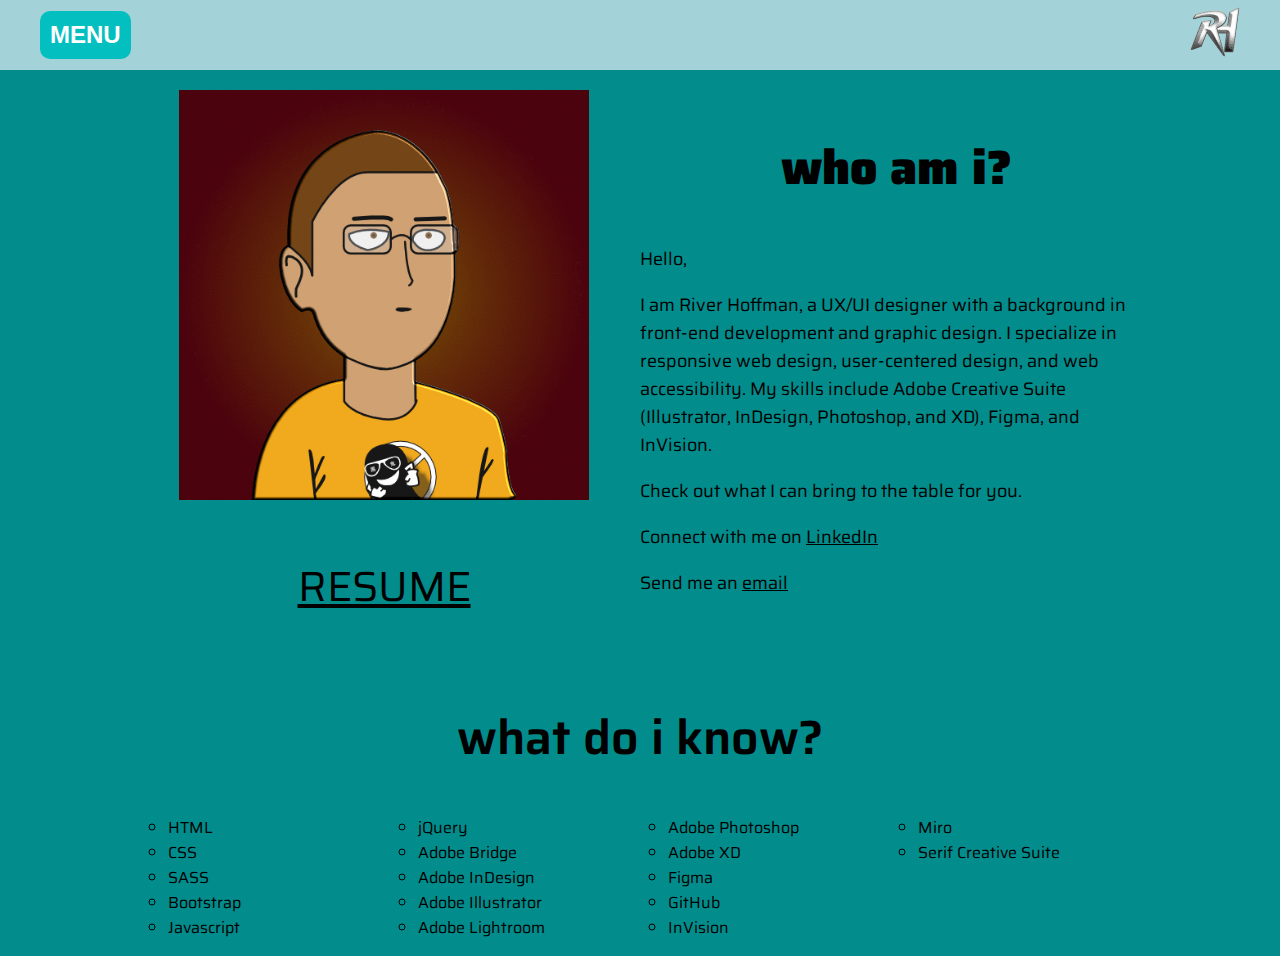
<file: about.html>
<!DOCTYPE html>
<html>

<head>
    <meta charset="UTF-8">
    <meta name="viewport" content="width = device-width, initial-scale = 1.0">
    <meta http-equiv="X-UA-Compatible" content="ie=edge">
    <link rel="stylesheet" href="css/style.css" type="text/css">
    <link rel="preconnect" href="https://fonts.gstatic.com">
    <link href="https://fonts.googleapis.com/css2?family=Saira&display=swap" rel="stylesheet">
    <link rel="icon" href="assets/images/logos/rhLogo.png">
    <title>Who am I?</title>
</head>

<body>
    <div class="container">
        <nav class="nav-bar">
            <div class="nav-left">
                <button class="menu-btn" onclick="openNav()">Menu</button>
            </div>
            <div class="nav-right">
                <a href="index.html"><img class="logo" src="assets/images/logos/rhLogo.png"></a>
            </div>
        </nav>
        <div id="mySidenav" class="sidenav">
            <a href="javascript:void(0)" class="closebtn" onclick="closeNav()">X</a>
            <a href="index.html">Home</a>
            <a href="about.html">About</a>
            <a href="work.html">Work</a>
            <div class="social-icons">
                <a href="https://www.behance.net/riverhoffman"><img src="assets/images/logos/behance.png"></a>
                <a href="https://github.com/river-hoffman"><img src="assets/images/logos/github.png"></a>
                <a href="mailto:hoffmanriv@gmail.com"><img src="assets/images/logos/gmail.png"></a>
                <a href="https://instagram.com/river.creator"><img src="assets/images/logos/instagram.png"></a>
                <a href="https://www.linkedin.com/in/riverhoffman"><img src="assets/images/logos/linkedin.png"></a>
            </div>
            <div class="footer">
                <p>&copy; River 2021 All Rights Reserved</p>
            </div>
        </div>
            <div id="content-lt">
                <img class="about-img" src="assets/images/RiverSaitama.gif">
                <a id="myResume" href="assets/HoffmanResume.pdf" target="_blank">
                    <h3>Resume</h3>
                </a>
            </div>
            <div id="content-rt">
                <h2>Who am I?</h2>
                <p>Hello,</p>
                <p>I am River Hoffman, a UX/UI designer with a background in front-end development and graphic design. I specialize in responsive web design, user-centered design, and web accessibility. My skills include Adobe Creative Suite &#40;Illustrator, InDesign, Photoshop, and XD&#41;, Figma, and InVision.</p>
                <p>Check out what I can bring to the table for you.</p>
                <p>Connect with me on <a href="https://www.linkedin.com/in/riverhoffman">LinkedIn</a></p>
                <p>Send me an <a href="mailto:hoffmanriv@gmail.com">email</a></p>
            </div>
           <div id="content-skills">
            <h2>What do I know?</h2>
            <ul>
                <li>HTML</li>
                <li>CSS</li>
                <li>SASS</li>
                <li>Bootstrap</li>
                <li>Javascript</li>
                <li>jQuery</li>
                <li>Adobe Bridge</li>
                <li>Adobe InDesign</li>
                <li>Adobe Illustrator</li>
                <li>Adobe Lightroom</li>
                <li>Adobe Photoshop</li>
                <li>Adobe XD</li>
                <li>Figma</li>
                <li>GitHub</li>
                <li>InVision</li>
                <li>Miro</li>
                <li>Serif Creative Suite</li>
            </ul>   
        </div>
        </div>
    <script src="https://ajax.googleapis.com/ajax/libs/jquery/3.5.1/jquery.min.js"></script>
    <script src="js/index.js" type="text/javascript"></script>
</body>

</html>
</file>
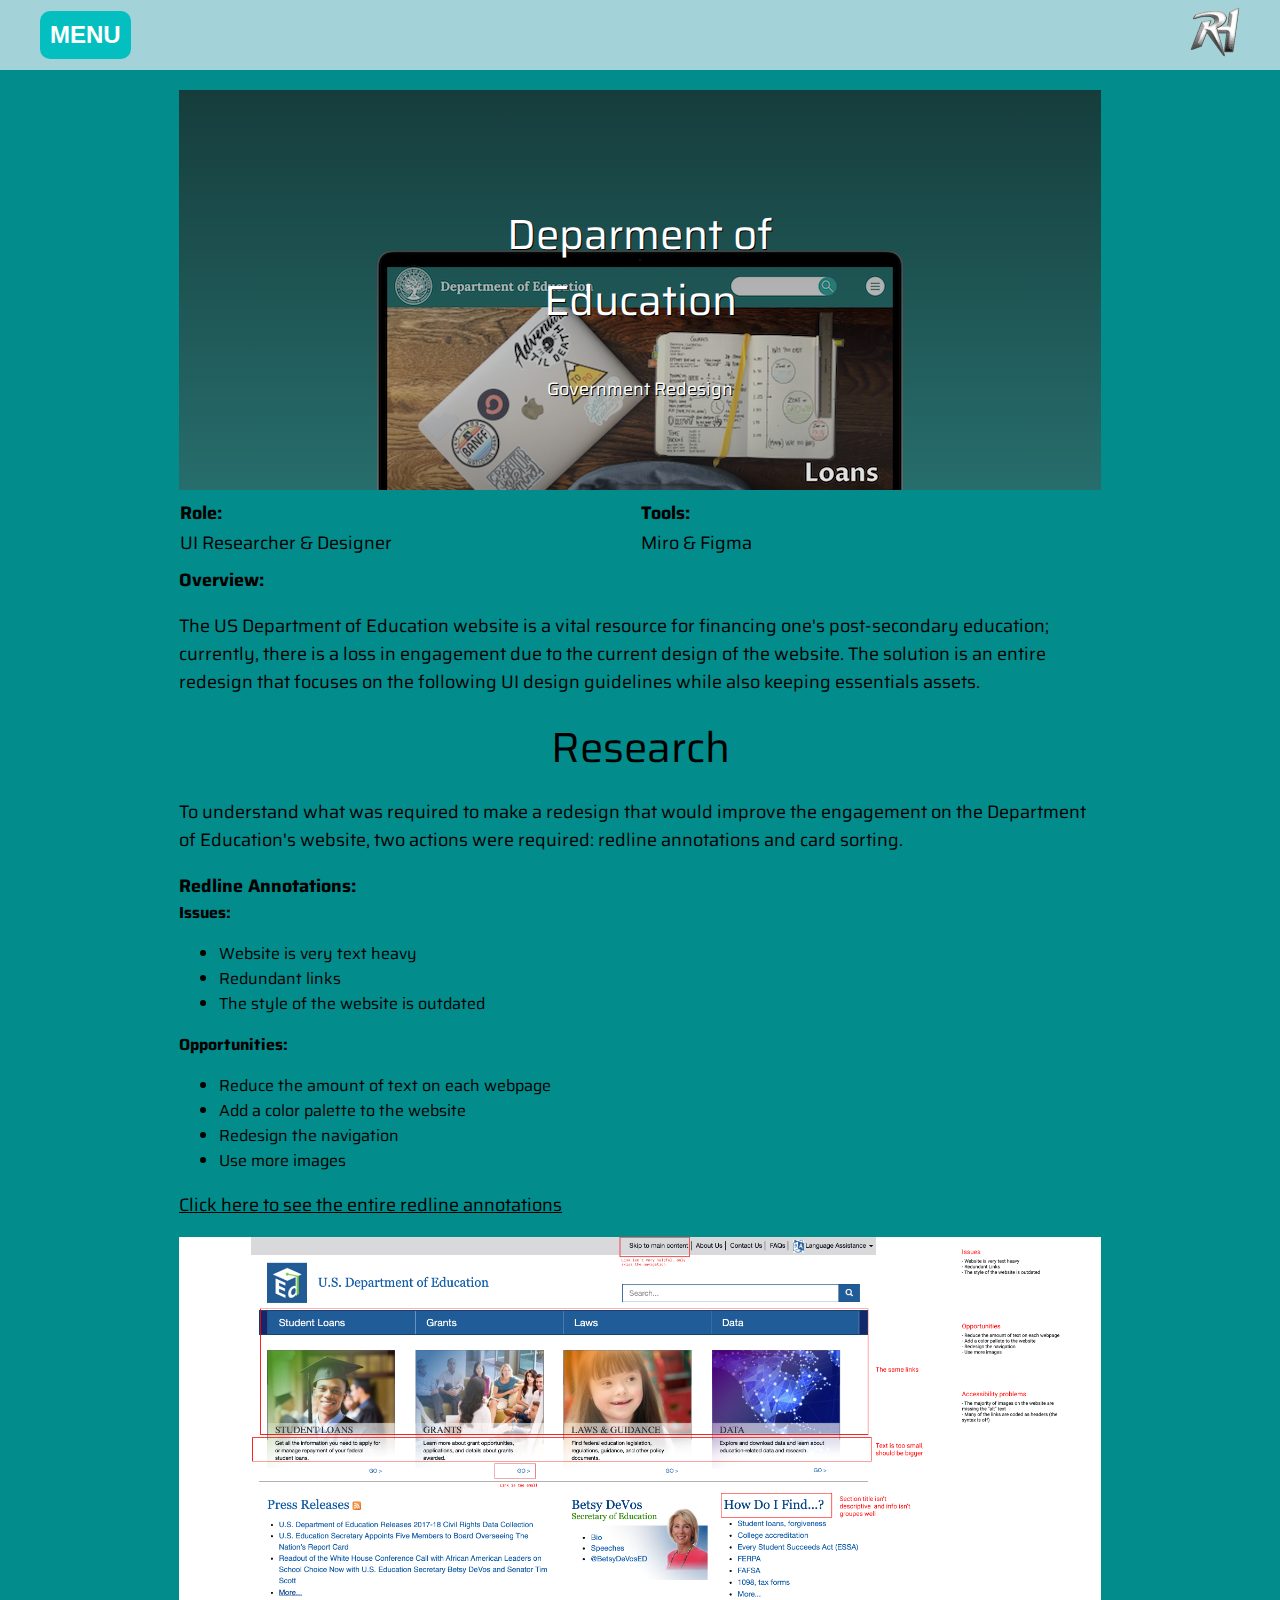
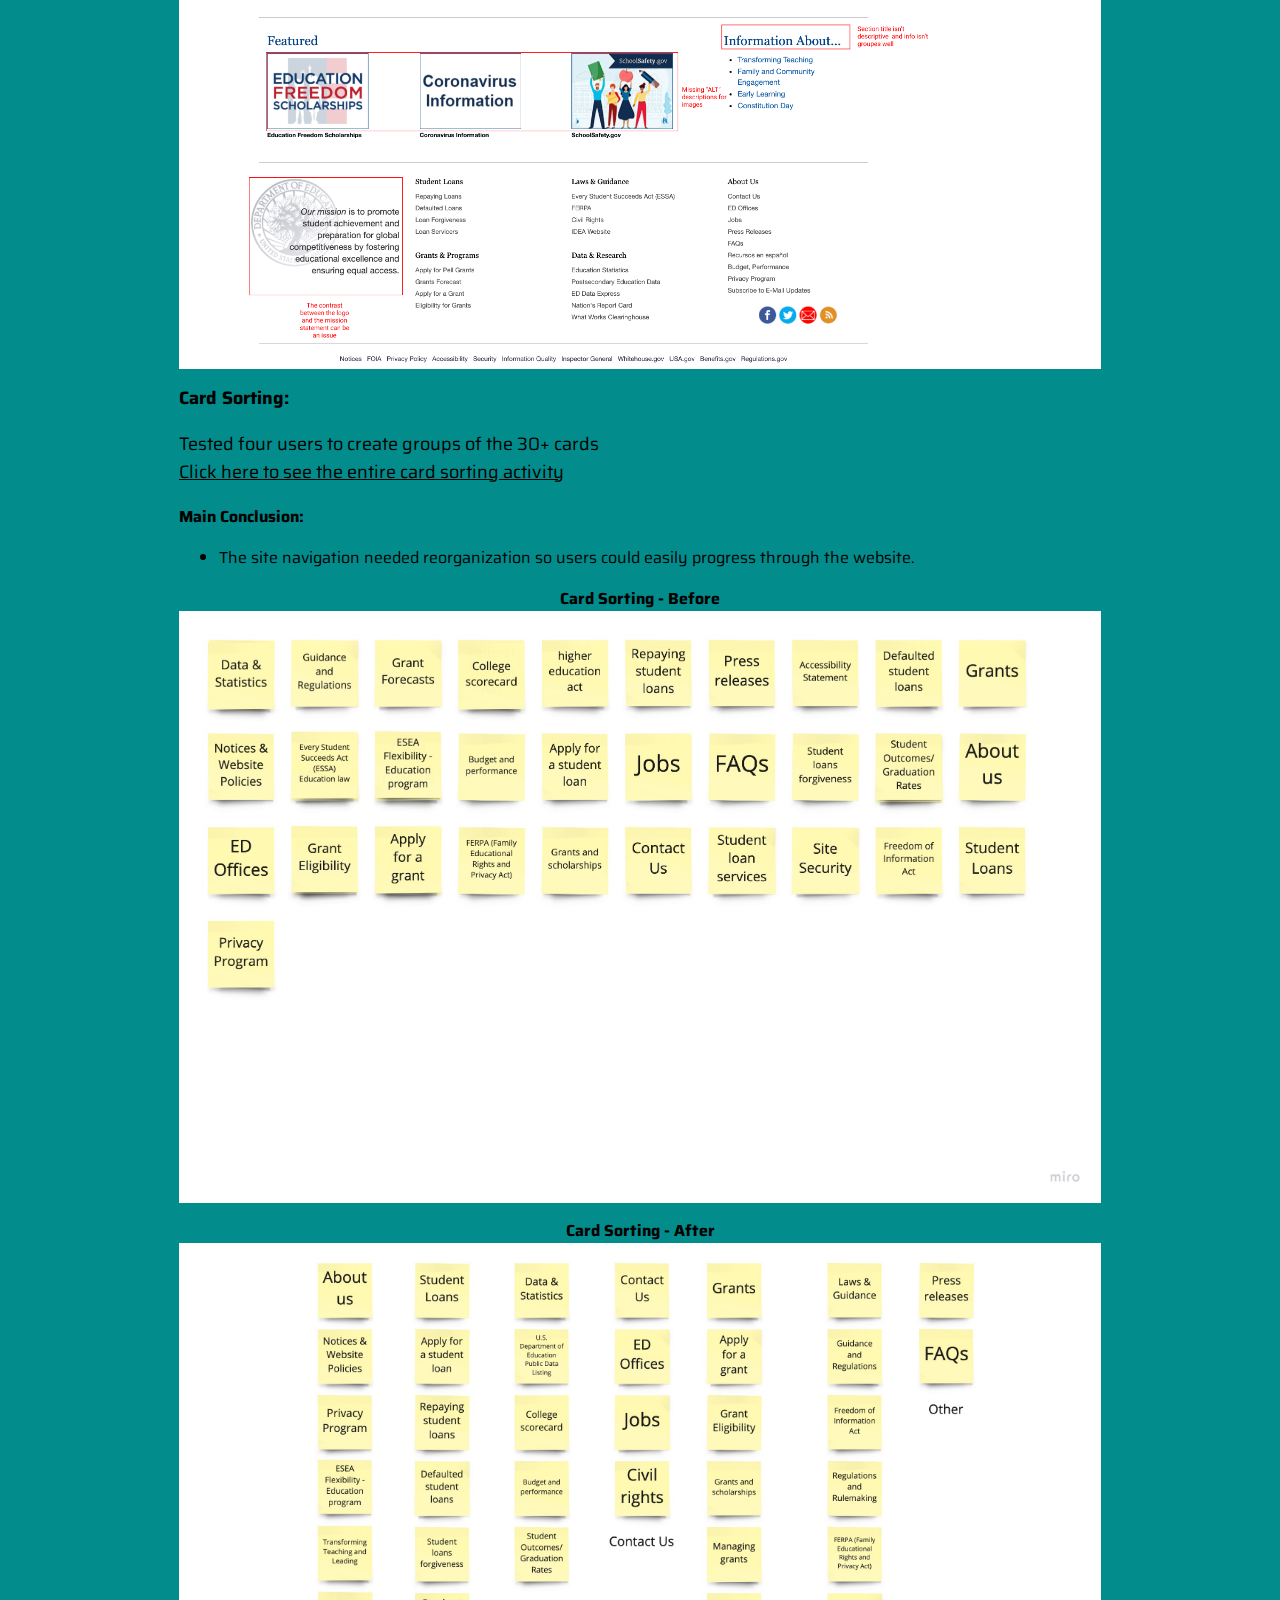
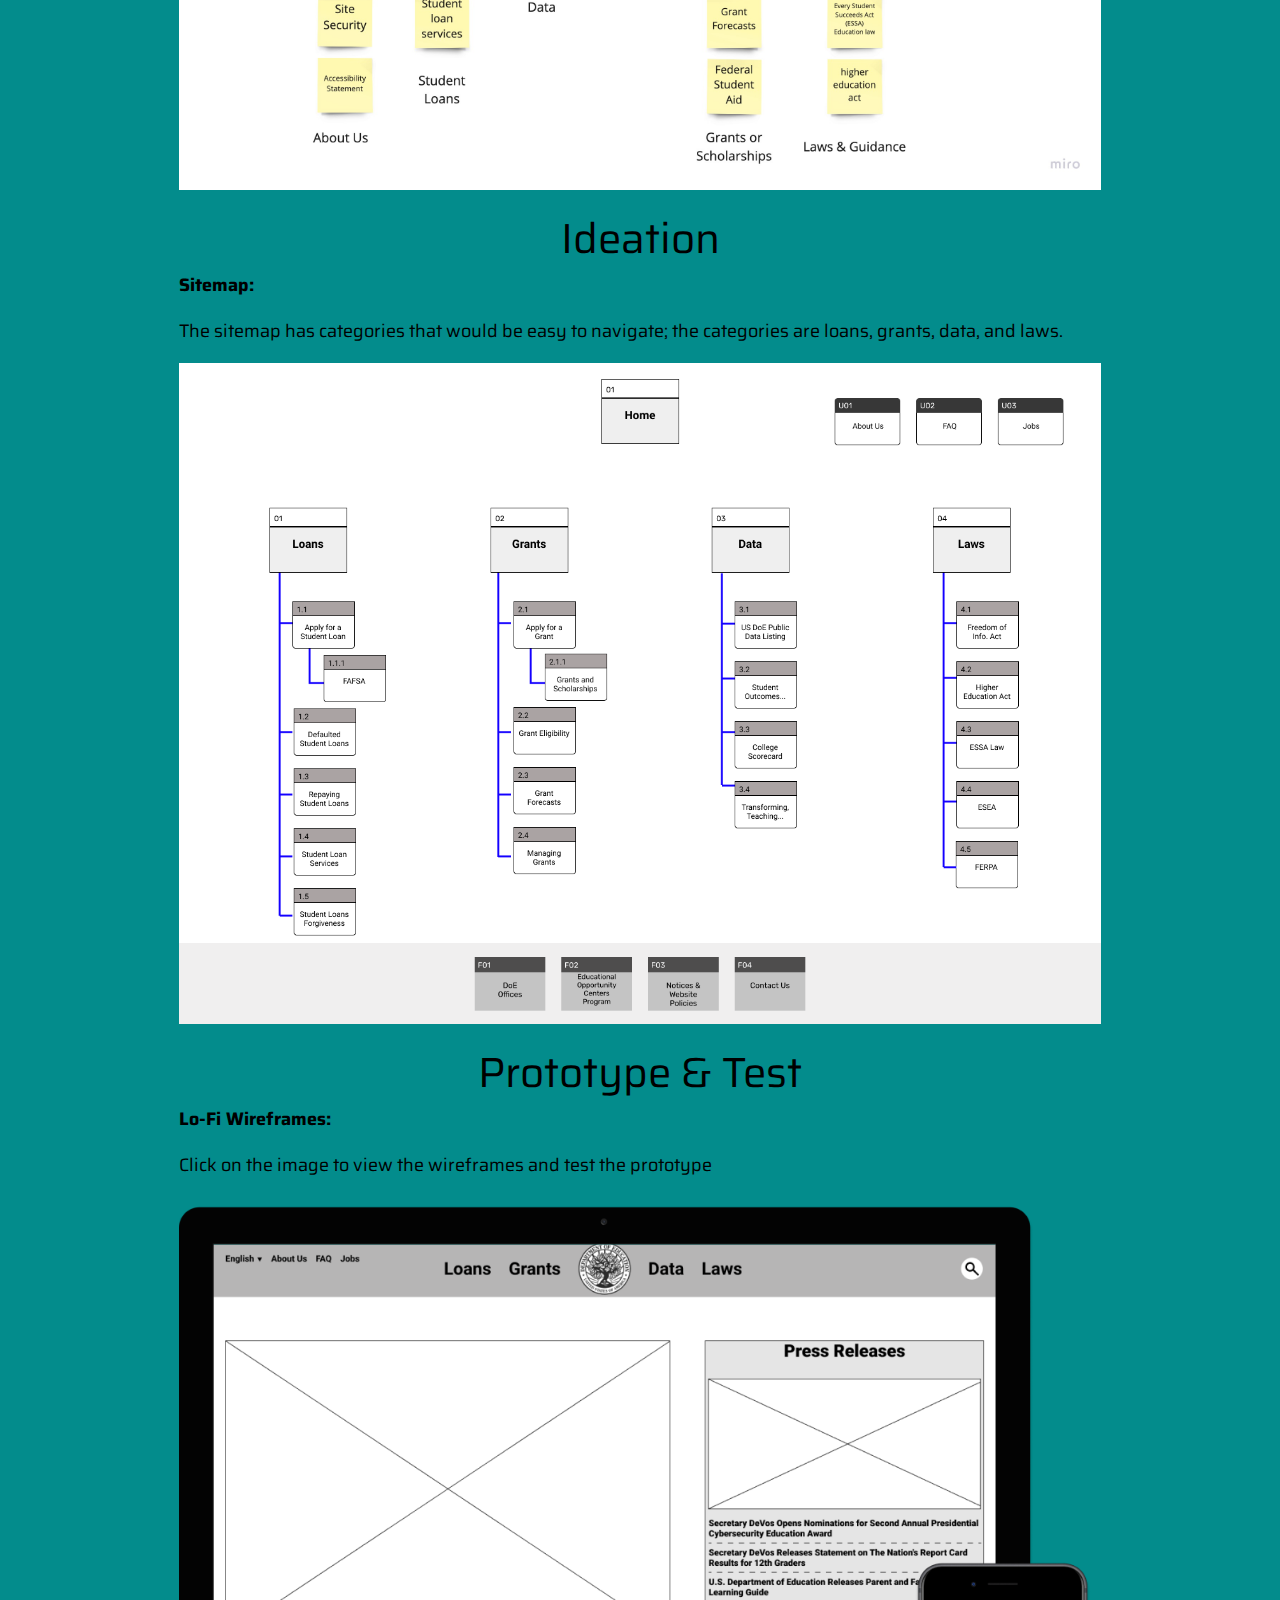
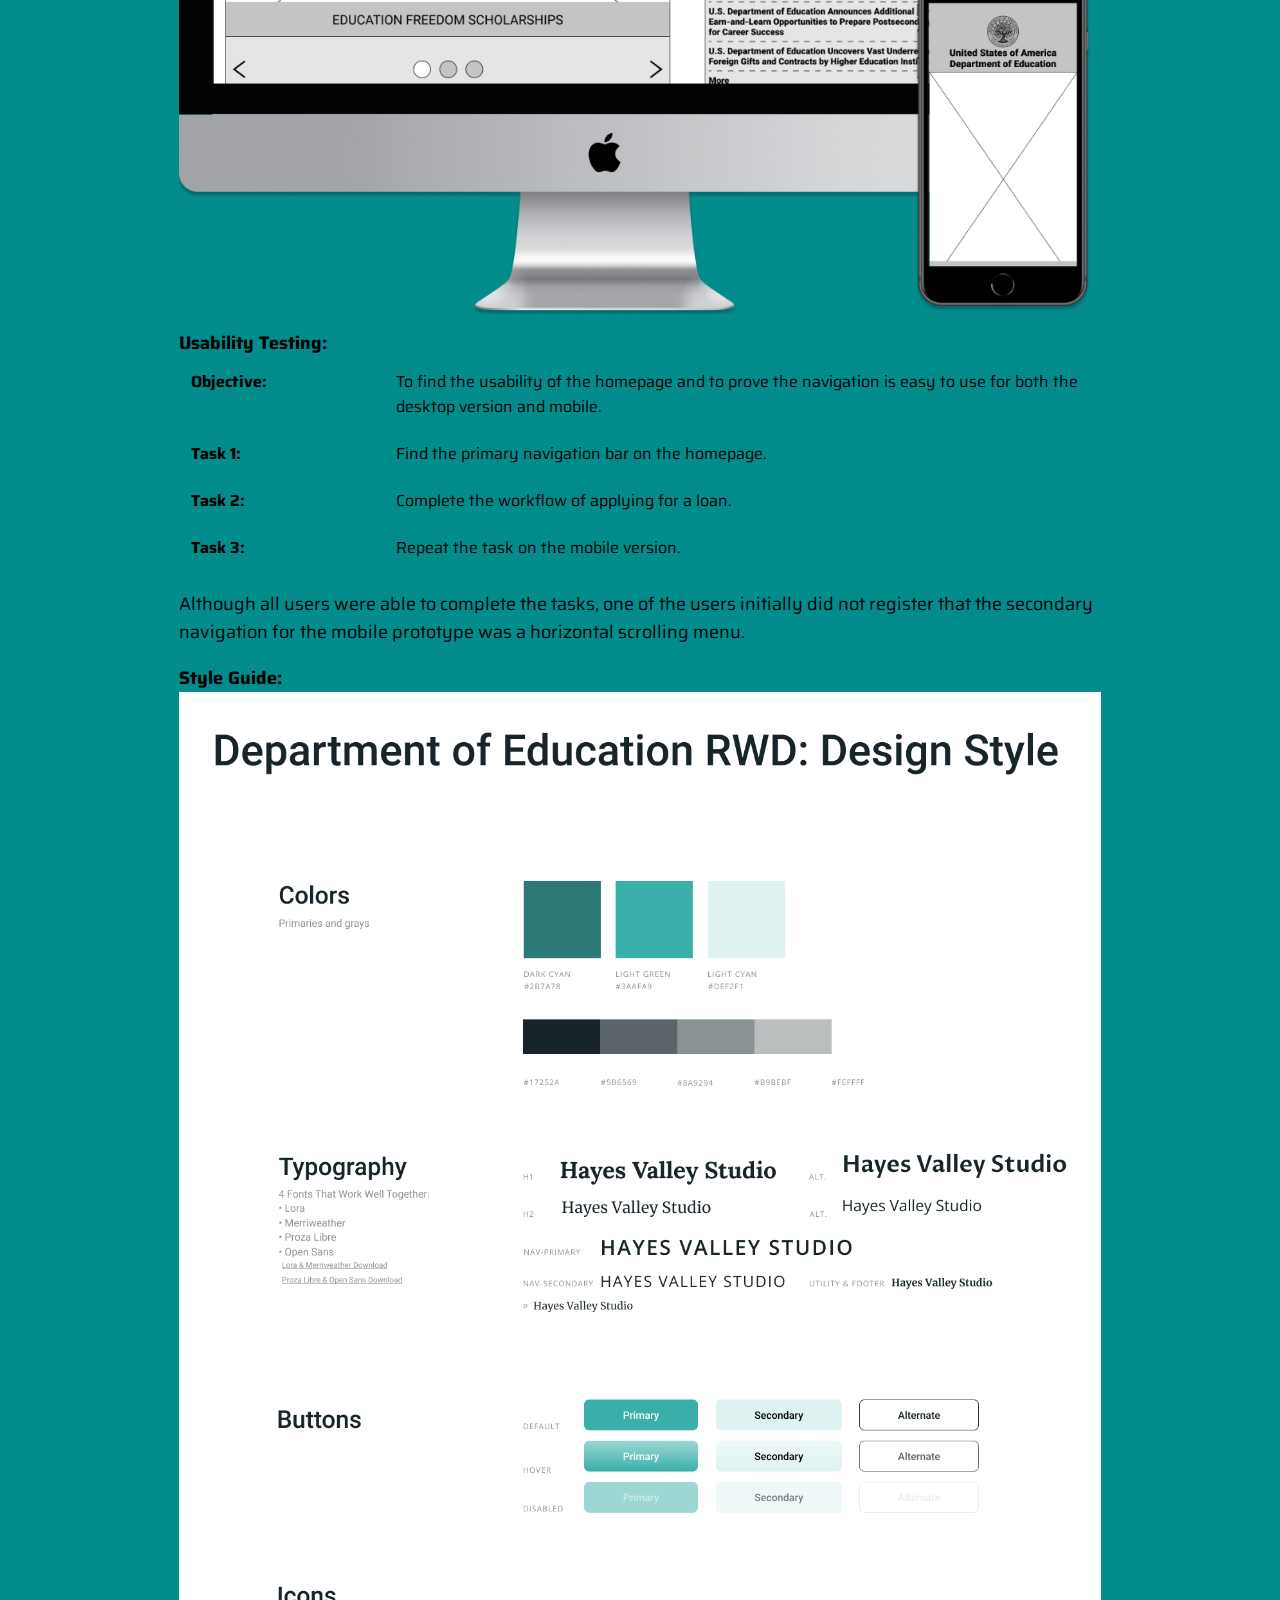
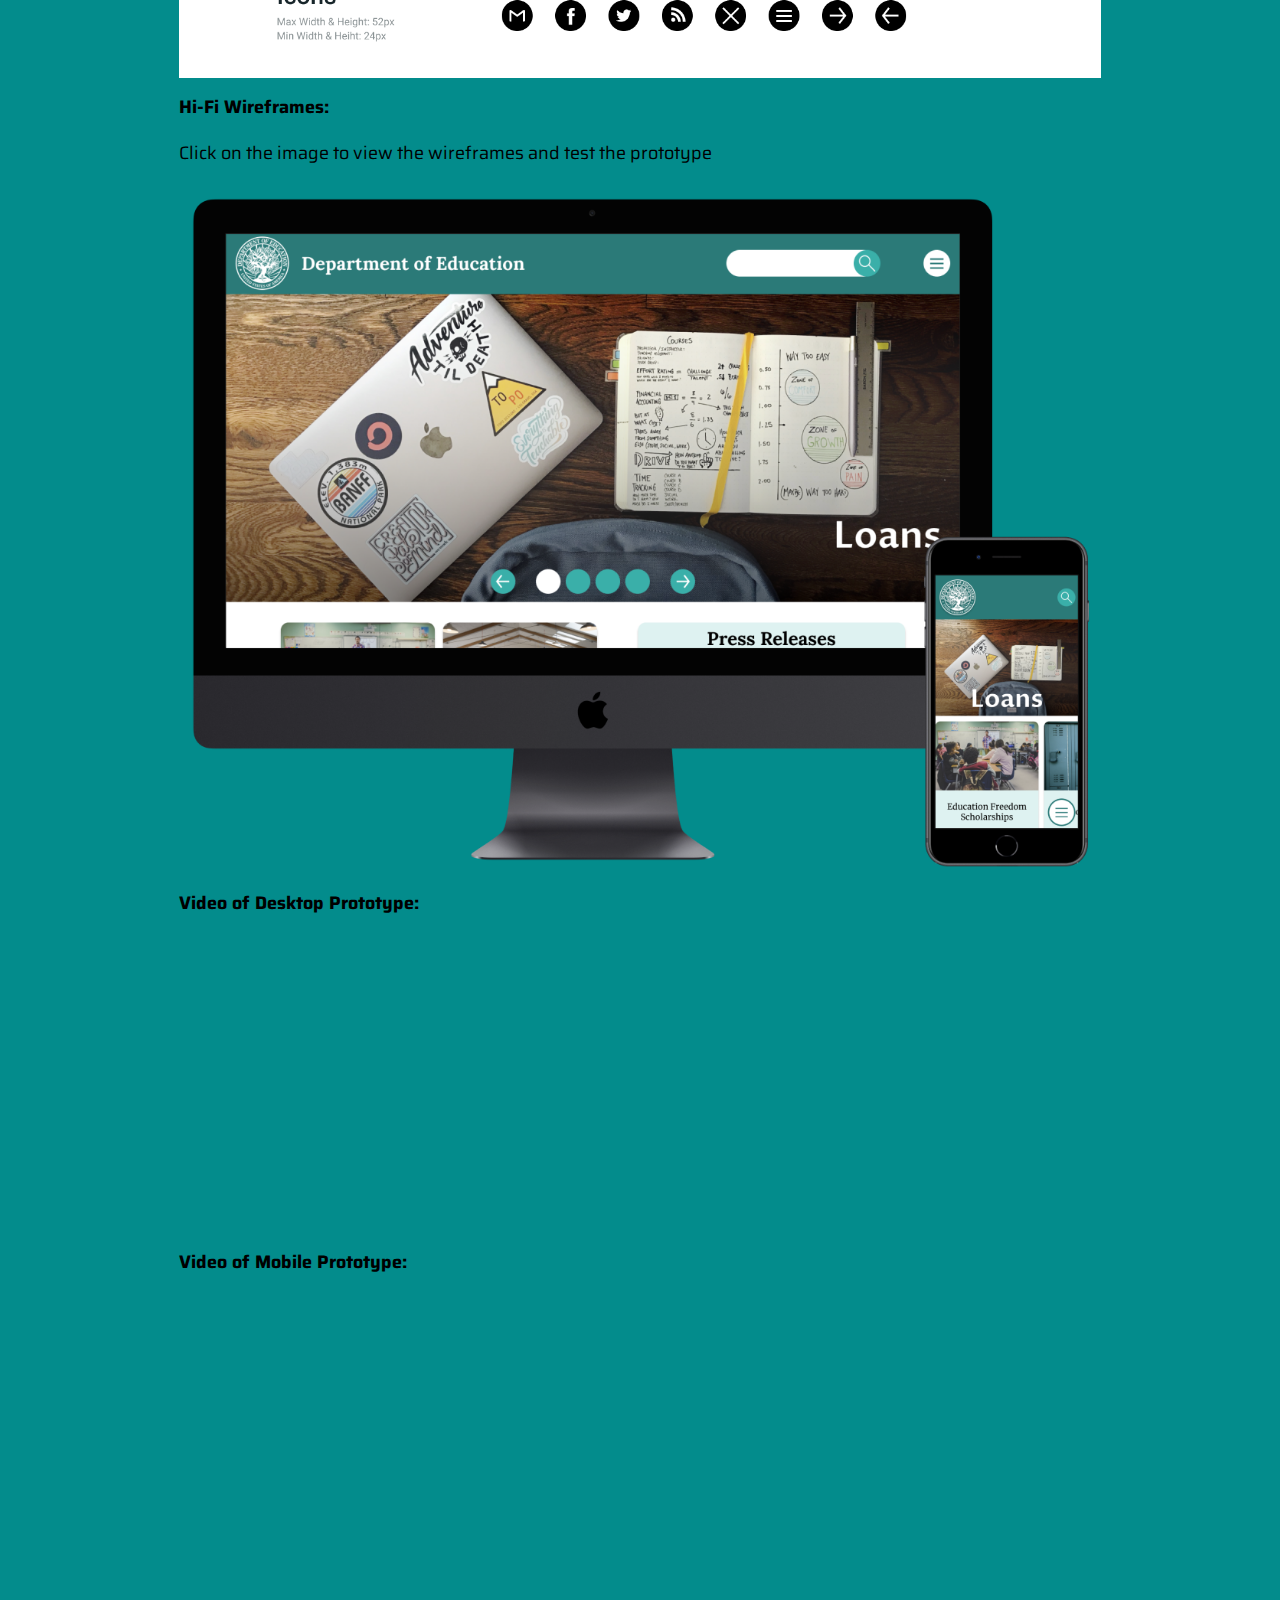
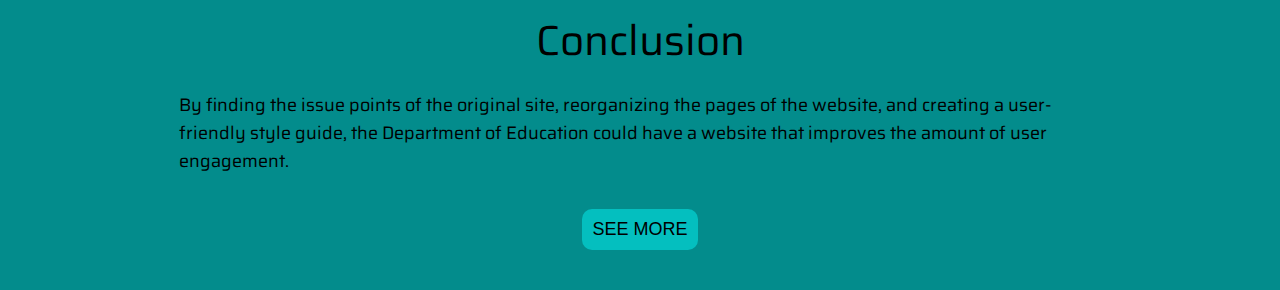
<file: doe.html>
<!DOCTYPE html>
<html>

<head>
    <meta charset="UTF-8">
    <meta name="viewport" content="width = device-width, initial-scale = 1.0">
    <meta http-equiv="X-UA-Compatible" content="ie=edge">
    <link rel="stylesheet" href="css/style.css" type="text/css">
    <link rel="preconnect" href="https://fonts.gstatic.com">
    <link href="https://fonts.googleapis.com/css2?family=Saira&display=swap" rel="stylesheet">
    <link rel="icon" href="assets/images/logos/rhLogo.png">
    <title>Case Study: Department of Education</title>
</head>

<body>
    <div class="container">
        <nav class="nav-bar">
            <div class="nav-left">
                <button class="menu-btn" onclick="openNav()">Menu</button>
            </div>
            <div class="nav-right">
                <a href="index.html"><img class="logo" src="assets/images/logos/rhLogo.png"></a>
            </div>
        </nav>
        <div id="mySidenav" class="sidenav">
            <a href="javascript:void(0)" class="closebtn" onclick="closeNav()">X</a>
            <a href="index.html">Home</a>
            <a href="about.html">About</a>
            <a href="work.html">Work</a>
            <div class="social-icons">
                <a href="https://www.behance.net/riverhoffman"><img src="assets/images/logos/behance.png"></a>
                <a href="https://github.com/river-hoffman"><img src="assets/images/logos/github.png"></a>
                <a href="mailto:hoffmanriv@gmail.com"><img src="assets/images/logos/gmail.png"></a>
                <a href="https://instagram.com/river.creator"><img src="assets/images/logos/instagram.png"></a>
                <a href="https://www.linkedin.com/in/riverhoffman"><img src="assets/images/logos/linkedin.png"></a>
            </div>
            <div class="footer">
                <p>&copy; River 2021 All Rights Reserved</p>
            </div>
        </div>
        <div class="content">
            <div class="casestudyHeader doeHead">
                <div id="header-text">
                    <h3>Deparment of Education</h3>
                    <p>Government Redesign</p>
                </div>
            </div>
            <table id="roleTool">
                <tr>
                    <td>
                        <h4>Role:</h4>
                    </td>
                    <td>
                        <h4>Tools:</h4>
                    </td>
                </tr>
                <tr>
                    <td>
                        <p>UI Researcher &amp; Designer</p>
                    </td>
                    <td>
                        <p>Miro &amp; Figma</p>
                    </td>
                </tr>
            </table>
            <h4>Overview:</h4>
            <p>The US Department of Education website is a vital resource for financing one's post-secondary education; currently, there is a loss in engagement due to the current design of the website. The solution is an entire redesign that focuses on the following UI design guidelines while also keeping essentials assets.
            </p>
            <h3 id="casestudyH3">Research</h3>
            <p>To understand what was required to make a redesign that would improve the engagement on the Department of Education's website, two actions were required: redline annotations and card sorting.
            </p>
            <h4>Redline Annotations:</h4>
            <h5>Issues:</h5>
            <ul>
                <li>Website is very text heavy</li>
                <li>Redundant links</li>
                <li>The style of the website is outdated</li>
            </ul>
            <h5>Opportunities:</h5>
            <ul>
                <li>Reduce the amount of text on each webpage</li>
                <li>Add a color palette to the website</li>
                <li>Redesign the navigation</li>
                <li>Use more images</li>
            </ul>
            <a href="https://www.figma.com/file/x7SaqzStHDrTGHAcXZyXGA/Part-1.-U.S.-Department-of-Education?node-id=0%3A1">
                <p>Click here to see the entire redline annotations</p>
            </a>
            <img id="casestudyImg" src="assets/images/portfolio/doe/redline.png">
            <h4>Card Sorting:</h4>
            <p>Tested four users to create groups of the 30+ cards<br><a href="https://miro.com/app/board/o9J_khDneYE=/">Click here to see the entire card sorting activity</a></p>
            <h5>Main Conclusion:</h5>
            <ul>
                <li>The site navigation needed reorganization so users could easily progress through the website.
                </li>
            </ul>
            <h5 style="text-align: center">Card Sorting - Before</h5>
            <img id="casestudyImg" src="assets/images/portfolio/doe/card_before.jpg">
            <h5 style="text-align: center">Card Sorting - After</h5>
            <img id="casestudyImg" src="assets/images/portfolio/doe/card_after.jpg">
            <h3 id="casestudyH3">Ideation</h3>
            <h4>Sitemap:</h4>
            <p>The sitemap has categories that would be easy to navigate; the categories are loans, grants, data, and laws.</p>
            <a href="https://www.figma.com/file/EobqsDuPXS8UWDmFqBQxTl/Department-of-Education-Sitemap?node-id=0%3A1"><img id="casestudyImg" src="assets/images/portfolio/doe/sitemap.png"></a>
            <h3 id="casestudyH3">Prototype &amp; Test</h3>
            <h4>Lo-Fi Wireframes:</h4>
            <p>Click on the image to view the wireframes and test the prototype</p>
            <a href="https://www.figma.com/file/hTQNzcmQrFCQzsLrnLyl7b/DoE-Redesign-Lo-Fi?node-id=101%3A2"><img id="casestudyImg" src="assets/images/portfolio/doe/lofi.png"></a>
            <h4>Usability Testing:</h4>
            <table id="usabTable">
                <tr>
                    <td id="left">
                        <h5>Objective:</h5>
                    </td>
                    <td>To find the usability of the homepage and to prove the navigation is easy to use for both the desktop version and mobile.</td>
                </tr>
                <tr>
                    <td>
                        <h5>Task 1:</h5>
                    </td>
                    <td>
                        Find the primary navigation bar on the homepage.
                    </td>
                </tr>
                <tr>
                    <td>
                        <h5>Task 2:</h5>
                    </td>
                    <td>
                        Complete the workflow of applying for a loan.
                    </td>
                </tr>
                <tr>
                    <td>
                        <h5>Task 3:</h5>
                    </td>
                    <td>
                        Repeat the task on the mobile version.
                    </td>
                </tr>
            </table>
            <p>Although all users were able to complete the tasks, one of the users initially did not register that the secondary navigation for the mobile prototype was a horizontal scrolling menu.</p>
            <h4>Style Guide: </h4>
            <a href="https://www.figma.com/file/BTYkmlpMH1fIEKPprpFrYI/Department-of-Education-RWD-Style-Guide?node-id=0%3A1"><img id="casestudyImg" src="assets/images/portfolio/doe/styleguide.png"></a>
            <h4>Hi-Fi Wireframes:</h4>
            <p>Click on the image to view the wireframes and test the prototype</p>
            <a href="https://www.figma.com/file/PqAra6c4XQ2vT4z8yd55wR/DoE-Redesign-Desktop-Mobile-Hi-Fi?node-id=0%3A1"><img id="casestudyImg" src="assets/images/portfolio/doe/hifi.png"></a>
            <h4>Video of Desktop Prototype:</h4>
            <iframe width="560" height="315" src="https://www.youtube.com/embed/M8Y3lvDSIew" frameborder="0" allow="accelerometer; autoplay; clipboard-write; encrypted-media; gyroscope; picture-in-picture" allowfullscreen></iframe>
            <h4>Video of Mobile Prototype:</h4>
            <iframe width="560" height="315" src="https://www.youtube.com/embed/5YzMt952SVs" frameborder="0" allow="accelerometer; autoplay; clipboard-write; encrypted-media; gyroscope; picture-in-picture" allowfullscreen></iframe>
            <h3 id="casestudyH3">Conclusion</h3>
            <p>By finding the issue points of the original site, reorganizing the pages of the website, and creating a user-friendly style guide, the Department of Education could have a website that improves the amount of user engagement.</p>
            <div id="casestudyEnd">
                <a href="work.html"><button class="work-btn">See More</button></a>
            </div>
        </div>
    </div>
    <script src="https://ajax.googleapis.com/ajax/libs/jquery/3.5.1/jquery.min.js"></script>
    <script src="js/index.js" type="text/javascript"></script>
</body>

</html>
</file>
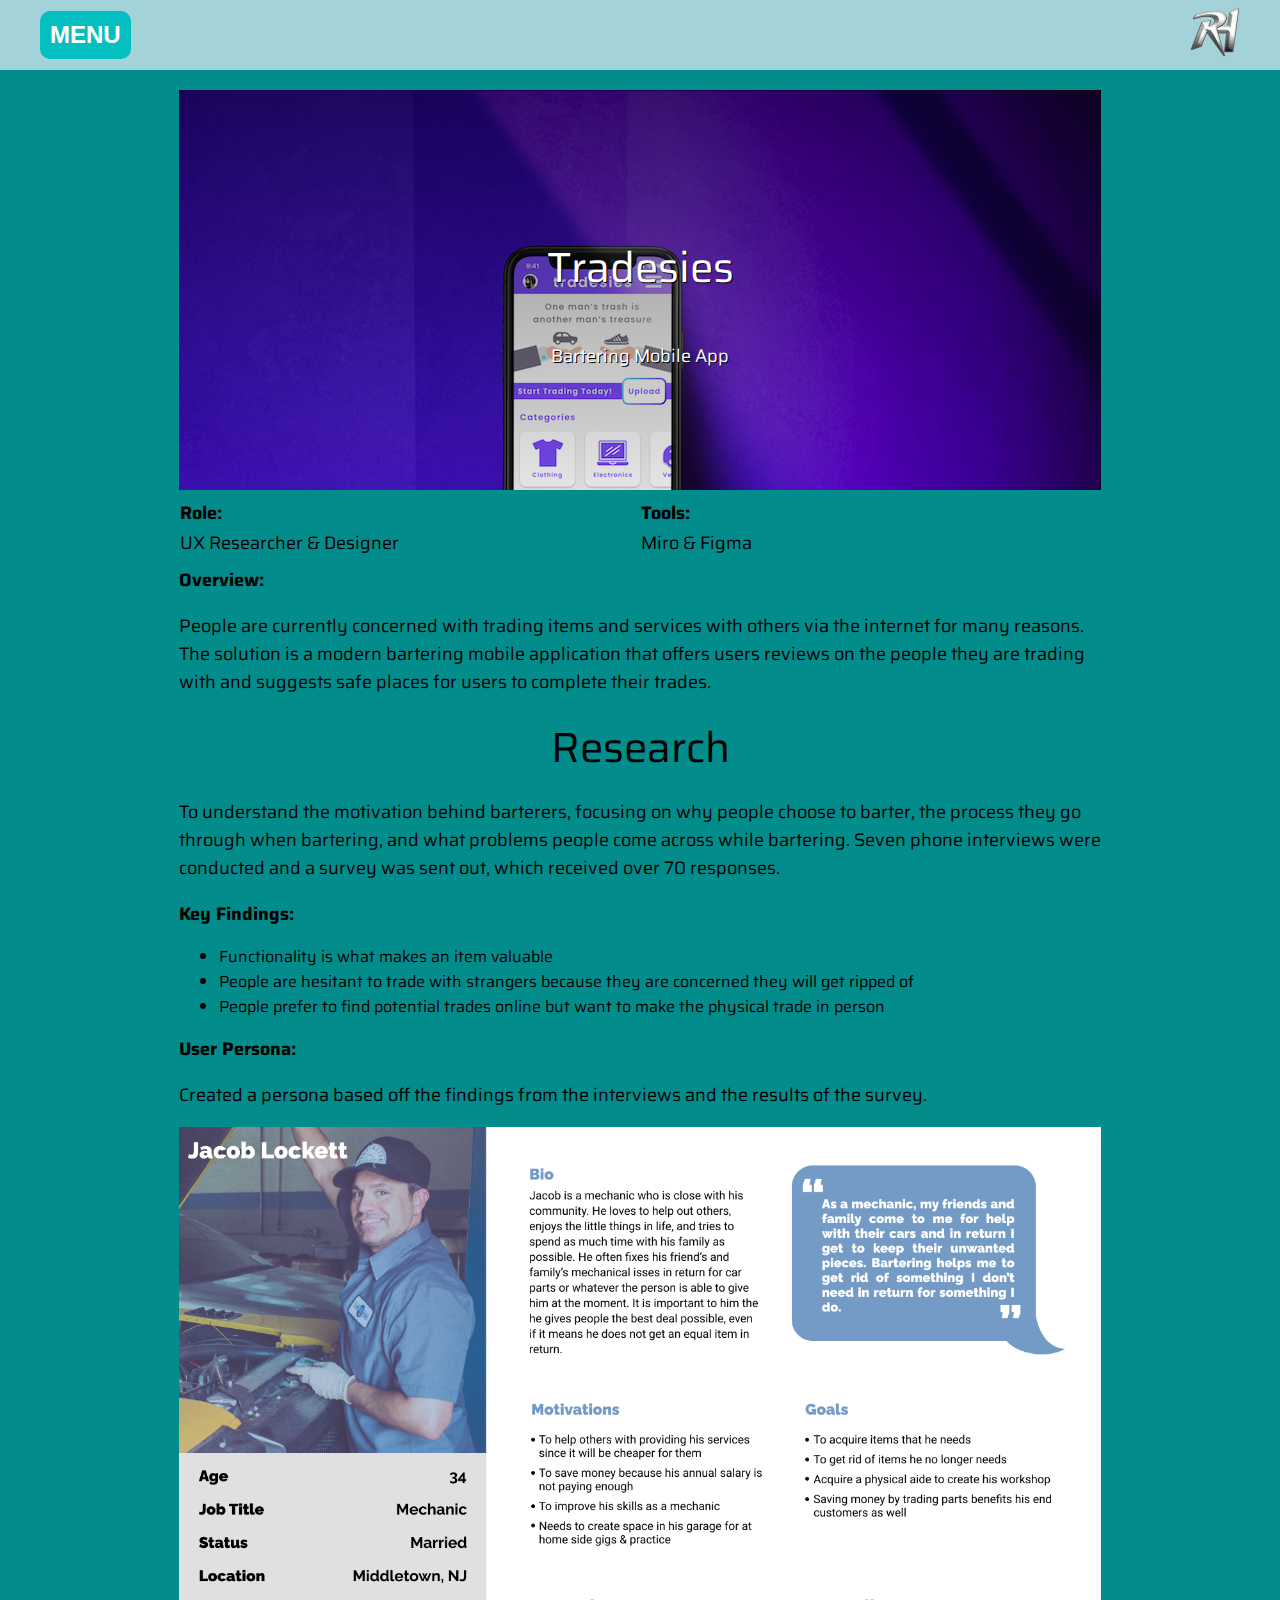
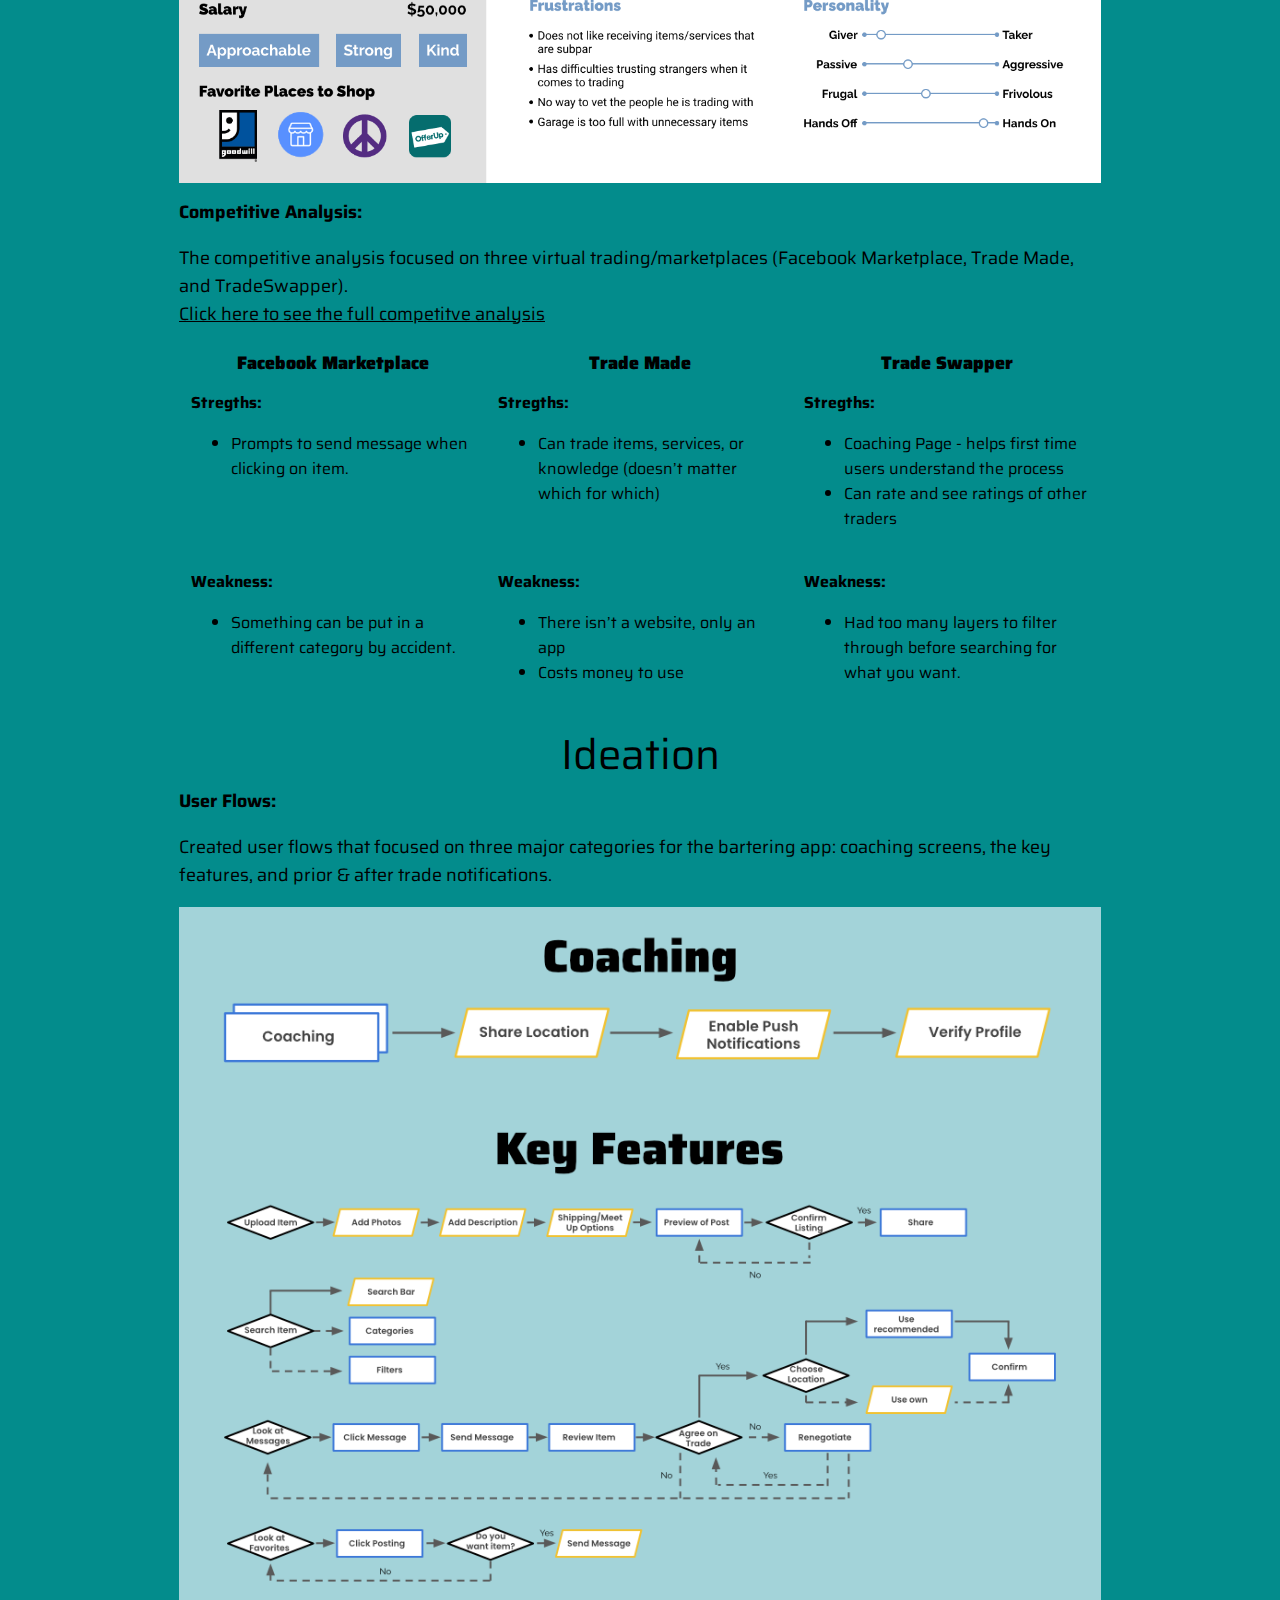
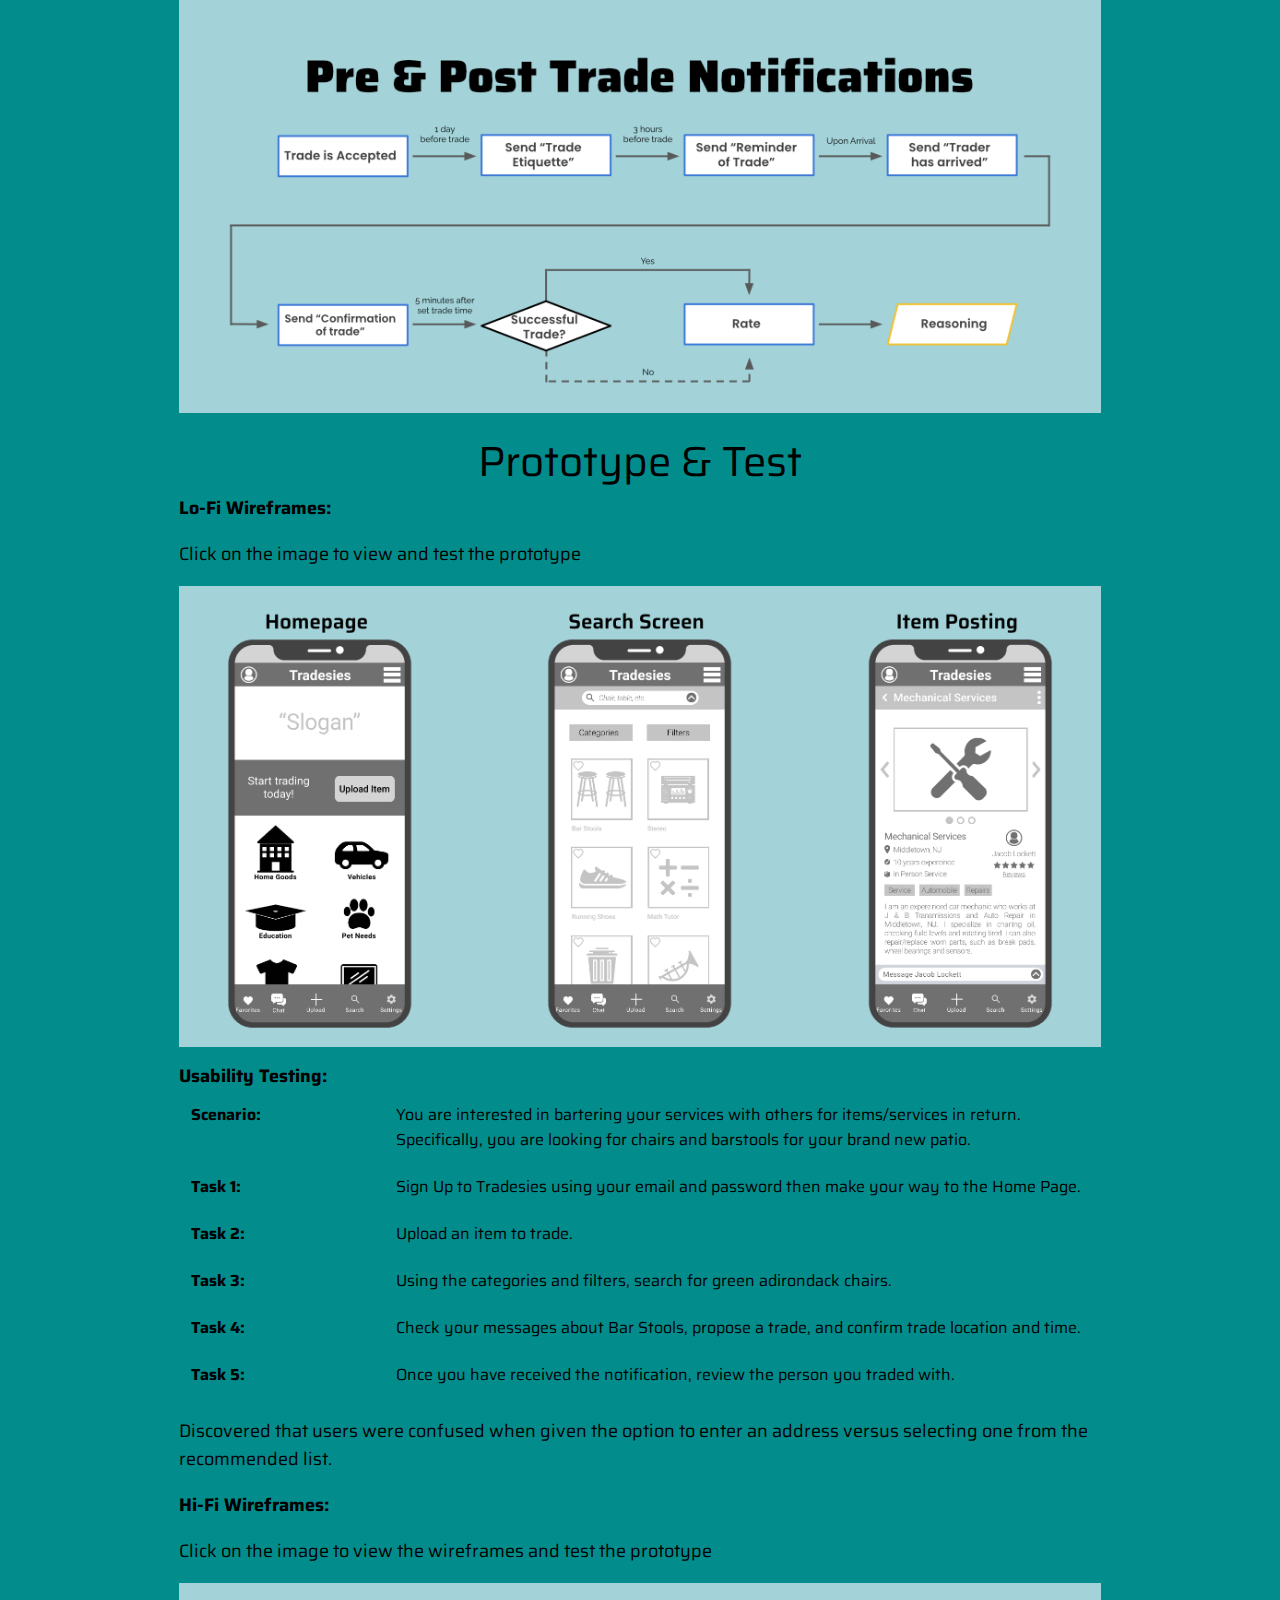
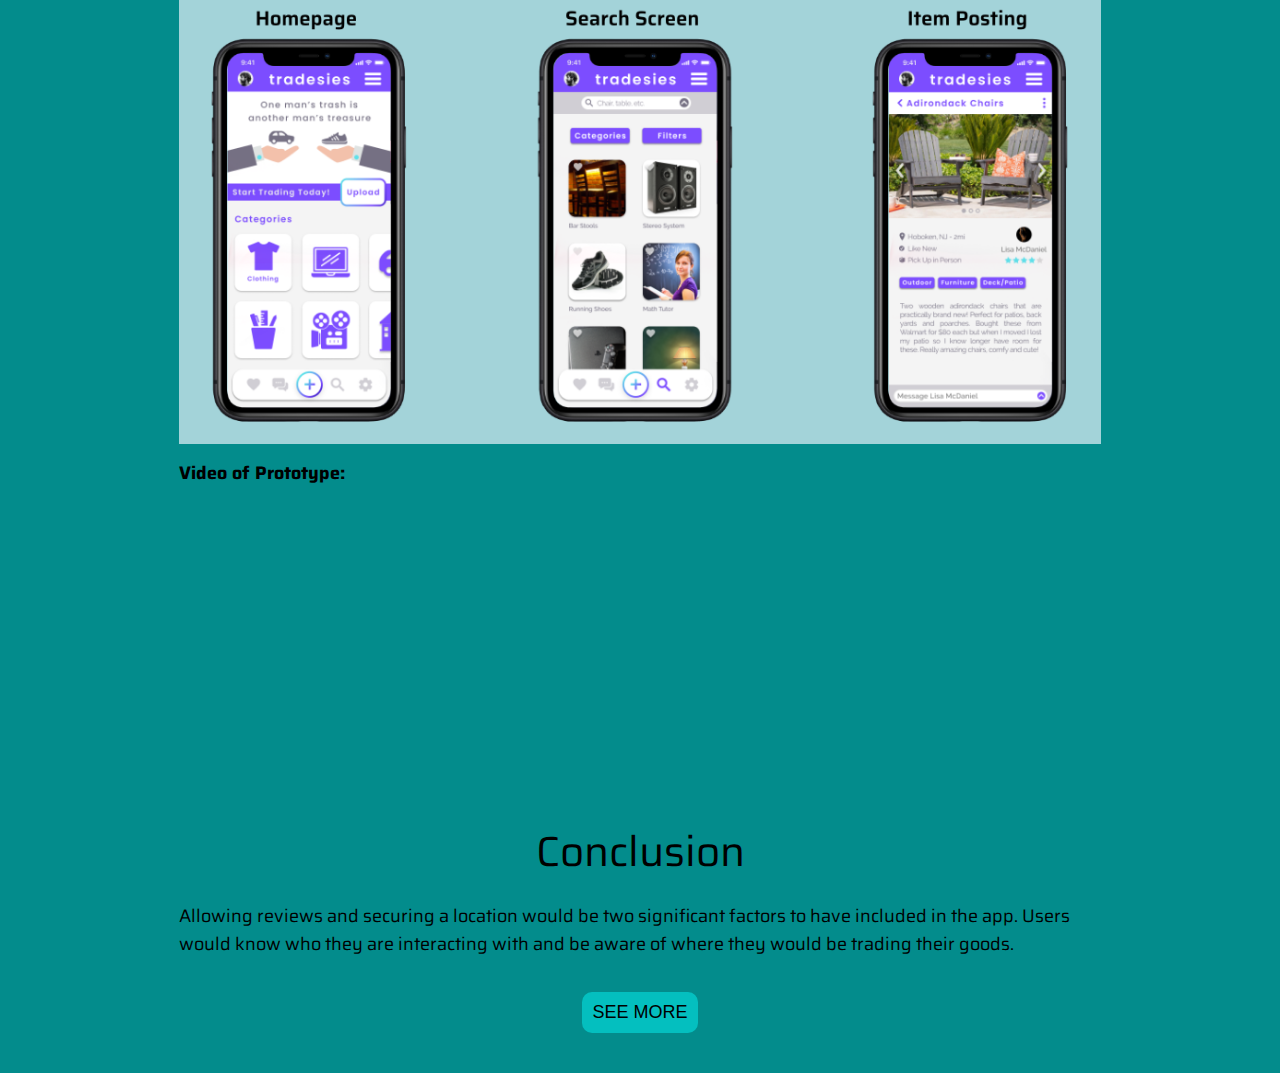
<file: tradesies.html>
<!DOCTYPE html>
<html>

<head>
    <meta charset="UTF-8">
    <meta name="viewport" content="width = device-width, initial-scale = 1.0">
    <meta http-equiv="X-UA-Compatible" content="ie=edge">
    <link rel="stylesheet" href="css/style.css" type="text/css">
    <link rel="preconnect" href="https://fonts.gstatic.com">
    <link href="https://fonts.googleapis.com/css2?family=Saira&display=swap" rel="stylesheet">
    <link rel="icon" href="assets/images/logos/rhLogo.png">
    <title>Case Study: Tradesies</title>
</head>

<body>
    <div class="container">
        <nav class="nav-bar">
            <div class="nav-left">
                <button class="menu-btn" onclick="openNav()">Menu</button>
            </div>
            <div class="nav-right">
                <a href="index.html"><img class="logo" src="assets/images/logos/rhLogo.png"></a>
            </div>
        </nav>
        <div id="mySidenav" class="sidenav">
            <a href="javascript:void(0)" class="closebtn" onclick="closeNav()">X</a>
            <a href="index.html">Home</a>
            <a href="about.html">About</a>
            <a href="work.html">Work</a>
            <div class="social-icons">
                <a href="https://www.behance.net/riverhoffman"><img src="assets/images/logos/behance.png"></a>
                <a href="https://github.com/river-hoffman"><img src="assets/images/logos/github.png"></a>
                <a href="mailto:hoffmanriv@gmail.com"><img src="assets/images/logos/gmail.png"></a>
                <a href="https://instagram.com/river.creator"><img src="assets/images/logos/instagram.png"></a>
                <a href="https://www.linkedin.com/in/riverhoffman"><img src="assets/images/logos/linkedin.png"></a>
            </div>
            <div class="footer">
                <p>&copy; River 2021 All Rights Reserved</p>
            </div>
        </div>
        <div class="content">
            <div class="casestudyHeader tradesiesHead">
                <div id="header-text">
                    <h3>Tradesies</h3>
                    <p>Bartering Mobile App</p>
                </div>
            </div>
            <table id="roleTool">
                <tr>
                    <td>
                        <h4>Role:</h4>
                    </td>
                    <td>
                        <h4>Tools:</h4>
                    </td>
                </tr>
                <tr>
                    <td>
                        <p>UX Researcher &amp; Designer</p>
                    </td>
                    <td>
                        <p>Miro &amp; Figma</p>
                    </td>
                </tr>
            </table>
            <h4>Overview:</h4>
            <p>People are currently concerned with trading items and services with others via the internet for many reasons. The solution is a modern bartering mobile application that offers users reviews on the people they are trading with and suggests safe places for users to complete their trades.</p>
            <h3 id="casestudyH3">Research</h3>
            <p>To understand the motivation behind barterers, focusing on why people choose to barter, the process they go through when bartering, and what problems people come across while bartering. Seven phone interviews were conducted and a survey was sent out, which received over 70 responses.</p>
            <h4>Key Findings:</h4>
            <ul>
                <li>Functionality is what makes an item valuable</li>
                <li>People are hesitant to trade with strangers because they are concerned they will get ripped of</li>
                <li>People prefer to find potential trades online but want to make the physical trade in person</li>
            </ul>
            <h4>User Persona:</h4>
            <p>Created a persona based off the findings from the interviews and the results of the survey.</p>
            <a href="https://www.figma.com/file/OH5OZXQzWUuyp44IRwq6gK/Persona-JacobLockett?node-id=0%3A1
"><img id="casestudyImg" src="assets/images/portfolio/tradesies/persona.png"></a>
            <h4>Competitive Analysis:</h4>
            <p>The competitive analysis focused on three virtual trading/marketplaces (Facebook Marketplace, Trade Made, and TradeSwapper).<br><a href="https://docs.google.com/spreadsheets/d/1ZA7a6XQAelHEkvLLOHl_mBDNU9y5FvkF5DRjzxrPQPA/edit?usp=sharing">Click here to see the full competitve analysis</a></p>
            
            <table id="compTable">
                <tr>
                    <th>
                        <h4>Facebook Marketplace</h4>
                    </th>
                    <th>
                        <h4>Trade Made</h4>
                    </th>
                    <th>
                        <h4>Trade Swapper</h4>
                    </th>
                </tr>
                <tr>
                    <td>
                        <h5>Stregths:</h5>
                        <ul>
                            <li>Prompts to send message when clicking on item.</li>
                        </ul>
                    </td>
                    <td>
                        <h5>Stregths:</h5>
                        <ul>
                            <li>Can trade items, services, or knowledge (doesn’t matter which for which)</li>
                        </ul>
                    </td>
                    <td>
                        <h5>Stregths:</h5>
                        <ul>
                            <li>Coaching Page - helps first time users understand the process</li>
                            <li>Can rate and see ratings of other traders</li>
                        </ul>
                    </td>
                </tr>
                <tr>
                    <td>
                        <h5>Weakness:</h5>
                        <ul>
                            <li>Something can be put in a different category by accident.</li>
                        </ul>
                    </td>
                    <td>
                        <h5>Weakness:</h5>
                        <ul>
                            <li>There isn’t a website, only an app</li>
                            <li>Costs money to use</li>
                        </ul>
                    </td>
                    <td>
                        <h5>Weakness:</h5>
                        <ul>
                            <li>Had too many layers to filter through before searching for what you want.</li>
                        </ul>
                    </td>
                </tr>
            </table>
            <h3 id="casestudyH3">Ideation</h3>
            <h4>User Flows:</h4>
            <p>Created user flows that focused on three major categories for the bartering app: coaching screens, the key features, and prior &amp; after trade notifications.</p>
            <img id="casestudyImg" src="assets/images/portfolio/tradesies/userflow.png">
            <h3 id="casestudyH3">Prototype &amp; Test</h3>
            <h4>Lo-Fi Wireframes:</h4>
            <p>Click on the image to view and test the prototype</p>
            <a href="https://www.figma.com/proto/pMNvhU29dz7k4rUyEYsKuP/Tradesies_LoFi_Wireframes_v2?node-id=1%3A2&scaling=scale-down"><img id="casestudyImg" src="assets/images/portfolio/tradesies/lofi.png"></a>
            <h4>Usability Testing:</h4>
            <table id="usabTable">
                <tr>
                    <td id="left">
                        <h5>Scenario:</h5>
                    </td>
                    <td>
                        You are interested in bartering your services with others for items/services in return. Specifically, you are looking for chairs and barstools for your brand new patio.
                    </td>
                </tr>
                <tr>
                    <td>
                        <h5>Task 1:</h5>
                    </td>
                    <td>
                        Sign Up to Tradesies using your email and password then make your way to the Home Page.
                    </td>
                </tr>
                <tr>
                    <td>
                        <h5>Task 2:</h5>
                    </td>
                    <td>
                        Upload an item to trade.
                    </td>
                </tr>
                <tr>
                    <td>
                        <h5>Task 3:</h5>
                    </td>
                    <td>
                        Using the categories and filters, search for green adirondack chairs.
                    </td>
                </tr>
                <tr>
                    <td>
                        <h5>Task 4:</h5>
                    </td>
                    <td>
                        Check your messages about Bar Stools, propose a trade, and confirm trade location and time.
                    </td>
                </tr>
                <tr>
                    <td>
                        <h5>Task 5:</h5>
                    </td>
                    <td>
                        Once you have received the notification, review the person you traded with.
                    </td>
                </tr>
            </table>
            <p>Discovered that users were confused when given the option to enter an address versus selecting one from the recommended list.</p>
            <h4>Hi-Fi Wireframes:</h4>
            <p>Click on the image to view the wireframes and test the prototype</p>
            <a href="https://www.figma.com/file/hU9PhVgQfc4FCbui215mGC/Tradesies_HiFi_Wireframes_v1?node-id=0%3A1"><img id="casestudyImg" src="assets/images/portfolio/tradesies/hifi.png"></a>
            <h4>Video of Prototype:</h4>
            <iframe width="560" height="315" src="https://www.youtube.com/embed/En7mCw8Oac0" frameborder="0" allow="accelerometer; autoplay; clipboard-write; encrypted-media; gyroscope; picture-in-picture" allowfullscreen></iframe>
            <h3 id="casestudyH3">Conclusion</h3>
            <p>Allowing reviews and securing a location would be two significant factors to have included in the app. Users would know who they are interacting with and be aware of where they would be trading their goods.</p>
            <div id="casestudyEnd">
                <a href="work.html"><button class="work-btn">See More</button></a>
            </div>
        </div>
    </div>
    <script src="https://ajax.googleapis.com/ajax/libs/jquery/3.5.1/jquery.min.js"></script>
    <script src="js/index.js" type="text/javascript"></script>
</body></html>
</file>
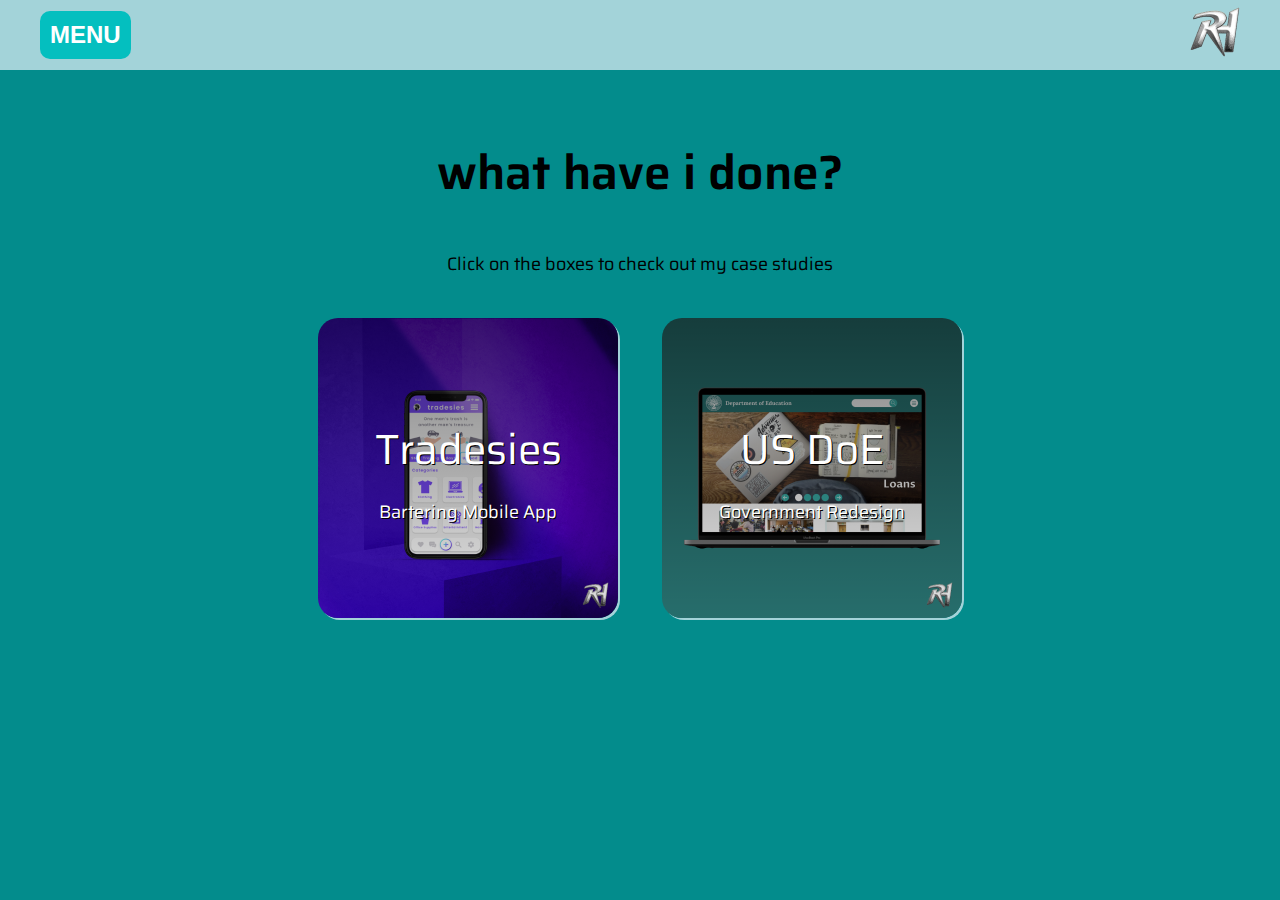
<file: work.html>
<!DOCTYPE html>
<html>

<head>
    <meta charset="UTF-8">
    <meta name="viewport" content="width = device-width, initial-scale = 1.0">
    <meta http-equiv="X-UA-Compatible" content="ie=edge">
    <link rel="stylesheet" href="css/style.css" type="text/css">
    <link rel="preconnect" href="https://fonts.gstatic.com">
    <link href="https://fonts.googleapis.com/css2?family=Saira&display=swap" rel="stylesheet">
    <link rel="icon" href="assets/images/logos/rhLogo.png">
    <title>Work</title>
</head>

<body>
    <div class="container">
        <nav class="nav-bar">
            <div class="nav-left">
                <button class="menu-btn" onclick="openNav()">Menu</button>
            </div>
            <div class="nav-right">
                <a href="index.html"><img class="logo" src="assets/images/logos/rhLogo.png"></a>
            </div>
        </nav>
        <div id="mySidenav" class="sidenav">
            <a href="javascript:void(0)" class="closebtn" onclick="closeNav()">X</a>
            <a href="index.html">Home</a>
            <a href="about.html">About</a>
            <a href="work.html">Work</a>
            <div class="social-icons">
                <a href="https://www.behance.net/riverhoffman"><img src="assets/images/logos/behance.png"></a>
                <a href="https://github.com/river-hoffman"><img src="assets/images/logos/github.png"></a>
                <a href="mailto:hoffmanriv@gmail.com"><img src="assets/images/logos/gmail.png"></a>
                <a href="https://instagram.com/river.creator"><img src="assets/images/logos/instagram.png"></a>
                <a href="https://www.linkedin.com/in/riverhoffman"><img src="assets/images/logos/linkedin.png"></a>
            </div>
            <div class="footer">
                <p>&copy; River 2021 All Rights Reserved</p>
            </div>
        </div>
        <div class="portfolio-section">
            <h2>What Have I Done?</h2>
            <p>Click on the boxes to check out my case studies</p>
            <ul class="portfolio-grid">
<!--
                <li>
                    <div class="portfolio-box portfolio-img1"><a href="https://www.behance.net/gallery/108368959/NowTrips-Mobile-App-Prototype">
                            <div id="portfolio-info">
                                <h3>NowTrips</h3>
                                <p>Travel Mobile App Prototype</p>
                            </div>
                        </a></div>
                </li>
-->
                <li>
                    <div class="portfolio-box portfolio-img2"><a href="tradesies.html">
                            <div id="portfolio-info">
                                <h3>Tradesies</h3>
                                <p>Bartering Mobile App</p>
                            </div>
                        </a></div>
                </li>
                <li>
                    <div class="portfolio-box portfolio-img3"><a href="doe.html">
                            <div id="portfolio-info">
                                <h3>US DoE</h3>
                                <p>Government Redesign</p>
                            </div>
                        </a></div>
                </li>
<!--
                <li>
                    <div class="portfolio-box portfolio-img4"><a href="https://www.behance.net/gallery/109722413/Panthera-Redesign">
                            <div id="portfolio-info">
                                <h3>Panthera</h3>
                                <p>Non-Profit Redesign</p>
                            </div>
                        </a></div>
                </li>
-->
            </ul>
        </div>
    </div>
    <script src="https://ajax.googleapis.com/ajax/libs/jquery/3.5.1/jquery.min.js"></script>
    <script src="js/index.js" type="text/javascript"></script>
</body></html>
</file>
<file: css/style.css>
body {
    margin: 0;
    padding: 0;
    font-family: 'Saira', sans-serif;
    background-color: #038C8C;
}

.container {
    width: 100%;
    height: 100vh;
}

#home-bg {
    background: linear-gradient(rgba(0, 0, 0, 0.50),
            rgba(0, 0, 0, 0.10)), url(../assets/images/homepage_bg.jpg);
    background-position: center;
    background-repeat: no-repeat;
    background-size: cover;
}

.nav-bar {
    width: 100%;
    height: 70px;
    background: #A3D3D9;
}

#homepage-nav {
    background-color: rgba(163, 211, 217, 0.8)
}

.nav-left {
    display: flex;
    align-items: center;
    justify-content: flex-start;
    width: 50%;
    height: 100%;
    float: left;
}

.nav-right {
    display: flex;
    align-items: center;
    justify-content: flex-end;
    width: 50%;
    height: 100%;
    float: right;
}

.menu-btn {
    margin-left: 40px;
    border: none;
    text-transform: uppercase;
    padding: 10px;
    font-size: 24px;
    font-weight: 600;
    background-color: #04BFBF;
    color: white;
    border-radius: 10px;
}

.sidenav {
    height: 100%;
    width: 0;
    position: fixed;
    z-index: 1;
    top: 0;
    left: 0;
    background-color: #252526;
    overflow-x: hidden;
    transition: 0.5s;
    padding-top: 70px;
}

.sidenav a {
    margin-left: 20px;
    margin-bottom: 16px;
    text-decoration: none;
    font-size: 36px;
    color: white;
    display: block;
    transition: 0.3s;
}

.sidenav a:hover {
    color: #026873;
}

.sidenav .closebtn {
    position: absolute;
    top: 5px;
    right: 20px;
    font-size: 36px;
}

.social-icons {
    display: flex;
    align-items: flex-start;
    width: 80%;
    filter: invert(1);
}

.social-icons img {
    width: 25px;
}

.logo {
    width: 50px;
    height: 50px;
    margin-right: 40px;
}

.footer {
    margin-left: 20px;
    width: 100%;
    color: white;
    font-weight: 600;
}

.home-card {
    width: 80%;
    margin: 0 auto;
    display: flex;
    align-items: center;
    justify-content: center;
}

.cardText {
    padding: 24px;
    text-align: center;
    color: white;
}

h1 {
    font-size: 64px;
    font-weight: 700;
    text-transform: uppercase;
}

h2 {
    font-size: 48px;
    font-weight: 600;
    text-transform: lowercase;
}

.learn-btn {
    border: none;
    font-size: 24px;
    text-transform: uppercase;
    padding: 10px;
    border-radius: 10px;
    background-color: #04BFBF;

}

.cardText span:before {
    content: "";
    animation: animate infinite 3s;
    border-bottom: 10px double white;
}

@keyframes animate {
    0% {
        content: 'Graphic';
    }

    33% {
        content: 'UX/UI'
    }

    66% {
        content: 'Web'
    }

    100% {
        content: 'Graphic'
    }

}

.content {
    margin: 0 auto;
    margin-top: 20px;
    width: 80%;
    max-width: 922px;
}

#content-lt {
    margin-top: 20px;
    margin-left: 10%;
    width: 40%;
    height: auto;
    float: left;
    text-align: center;
}

.about-img {
    width: 80%;
}

#content-rt {
    margin-top: 20px;
    margin-right: 10%;
    width: 40%;
    float: right;
    height: auto;
}

#content-rt h2 {
    text-align: center;
    font-weight: 900;
}

a {
    color: black;
    text-decoration: underline;
}

#content-lt a {
    font-size: 24px;
    text-decoration: underline;
    text-transform: uppercase;
}

.content a:visited {
    text-decoration: none;
}

p {
    font-size: 18px;
}

#content-skills {
    width: 80%;
    float: left;
    margin-left: 10%;
    margin-right: 10%;

}

#content-skills h2 {
    text-align: center;
}

#content-skills ul {
    list-style-type: circle;
    columns: 4;
    -webkit-columns: 4;
    -moz-columns: 4;
}

.portfolio-section {
    max-width: 960px;
    margin: 0 auto;
    padding: 2%;
}

.portfolio-section h2,
.portfolio-section h3,
.portfolio-section p {
    text-align: center;
}

.portfolio-grid {
    margin: 20px 0 0 0;
    padding: 0;
    list-style: none;
    display: block;
    text-align: center;
    width: 100%;
}

.portfolio-grid:after {
    clear: both;
}

.portfolio-grid:after,
.portfolio-box:before {
    content: '';
    display: table;
}

.portfolio-grid li {
    width: 300px;
    height: 300px;
    display: inline-block;
    margin: 20px;
}

.portfolio-box {
    width: 100%;
    height: 100%;
    position: relative;
    cursor: pointer;
    border-radius: 20px;
    box-shadow: 2px 2px #a3d3d9;
    -webkit-transition: 0.3s ease-in-out,
    -webkit-transform 0.3s ease-in-out;
    -moz-transition: 0.3s ease-in-out,
    -moz-transform 0.3s ease-in-out;
    transition: all 0.3s ease-in-out,
        transform 0.3s ease-in-out, ;
}

.portfolio-box:hover {
    transform: scale(1.05);
    
}

.portfolio-img1 {
    background:
        linear-gradient(rgba(0, 0, 0, 0.50),
            rgba(0, 0, 0, 0.10)), url(../assets/images/portfolio/cover-nowtrips.png);
    background-size: cover;
}

.portfolio-img2 {
    background:
        linear-gradient(rgba(0, 0, 0, 0.50),
            rgba(0, 0, 0, 0.10)), url(../assets/images/portfolio/cover-tradesies.png);
    background-size: cover;
}

.portfolio-img3 {
    background:
        linear-gradient(rgba(0, 0, 0, 0.50),
            rgba(0, 0, 0, 0.10)), url(../assets/images/portfolio/cover-doe.png);
    background-size: cover;
}

.portfolio-img4 {
    background:
        linear-gradient(rgba(0, 0, 0, 0.50),
            rgba(0, 0, 0, 0.10)), url(../assets/images/portfolio/cover-panthera.png);
    background-size: cover;
}

#portfolio-info {
    position: absolute;
    width: 100%;
    height: 100%;
    text-shadow: 1px 1px #000000;
}

#portfolio-info h3 {
    font-family: 'Saira', serif;
    font-weight: 400;
    color: #fff;
    font-size: 42px;
    margin: 0 30px;
    padding: 100px 0 0 0;
    line-height: 1.5;
}

#portfolio-info p {
    font-family: 'Saira', sans-serif;
    color: #fff;
    padding: 4px 5px;
    margin: 0 30px;
    font-size: 18px;
    line-height: 3;
}

.tradesiesHead {
    background: linear-gradient(rgba(0, 0, 0, 0.50),
            rgba(0, 0, 0, 0.10)), url(../assets/images/portfolio/tradesies/header.png);
    background-size: cover;
}
.doeHead{
    background: linear-gradient(rgba(0, 0, 0, 0.50),
            rgba(0, 0, 0, 0.10)), url(../assets/images/portfolio/doe/header.png);
    background-size: cover;
}

.casestudyHeader {
    width: 100%;
    max-height: 400px;
    height: 400px;
    position: relative;
    margin-bottom: 8px;
}

#header-text {
    color: white;
    text-align: center;
    margin: 0;
    position: absolute;
    top: 50%;
    left: 50%;
    -ms-transform: translate(-50%, -50%);
    transform: translate(-50%, -50%);
    text-shadow: 1px 1px #000000;
}

h3 {
    font-family: 'Saira', serif;
    font-weight: 400;
    font-size: 42px;
}

#roleTool {
    width: 100%;
    padding: 10px;
    border-collapse: collapse;
    table-layout: fixed;
    margin-bottom: 8px;
}
#roleTool p{
    margin: 0px;
}
h4 {
    font-family: 'Saira', serif;
    font-weight: bolder;
    font-size: 18px;
    margin: 0px;
}
h5{
    font-family: 'Saira', serif;
    font-weight: bolder;
    font-size: 16px;
    margin: 0px;
}
#casestudyH3{
    text-align: center;
    margin: 0px;
}
#casestudyImg {
    width: 100%;
    margin-bottom: 8px;
}
#compTable, #usabTable{
    width: 100%;
    table-layout: fixed;
    margin-bottom: 8px;
    text-align: left;
}
#compTable th{
    text-align: center;
}
#usabTable td, #compTable td{
    vertical-align: top;
    padding: 10px;
}
#left{
    width: 20%;
}
#right{
    
}
#prototype{
    width: 100%;
}
#casestudyEnd{
    width: 100%;
    display: flex;
    justify-content: center;
}

.work-btn{
    margin-top: 16px;
    margin-bottom: 40px;
    border: none;
    font-size: 18px;
    text-transform: uppercase;
    padding: 10px;
    border-radius: 10px;
    background-color: #04BFBF;
}
iframe{
   display: block;
   margin: 0 auto;
   margin-bottom: 16px;
}

@media only screen and (min-device-width : 320px) and (max-device-width : 480px) {

    #content-lt,
    #content-rt {
        float: left;
        width: 80%;
    }

    #content-rt {
        margin-left: 10%;
        margin-right: 10%;
    }

    #content-skills ul {
        columns: 2;
        -webkit-columns: 2;
        -moz-columns: 2;
    }

    h1 {
        font-size: 36px;
    }

    h2 {
        font-size: 28px;
    }
    #usabTable td, #compTable td{
        padding: 5px;
    }
    iframe{
        width: 100%;
    }
}
</file>
